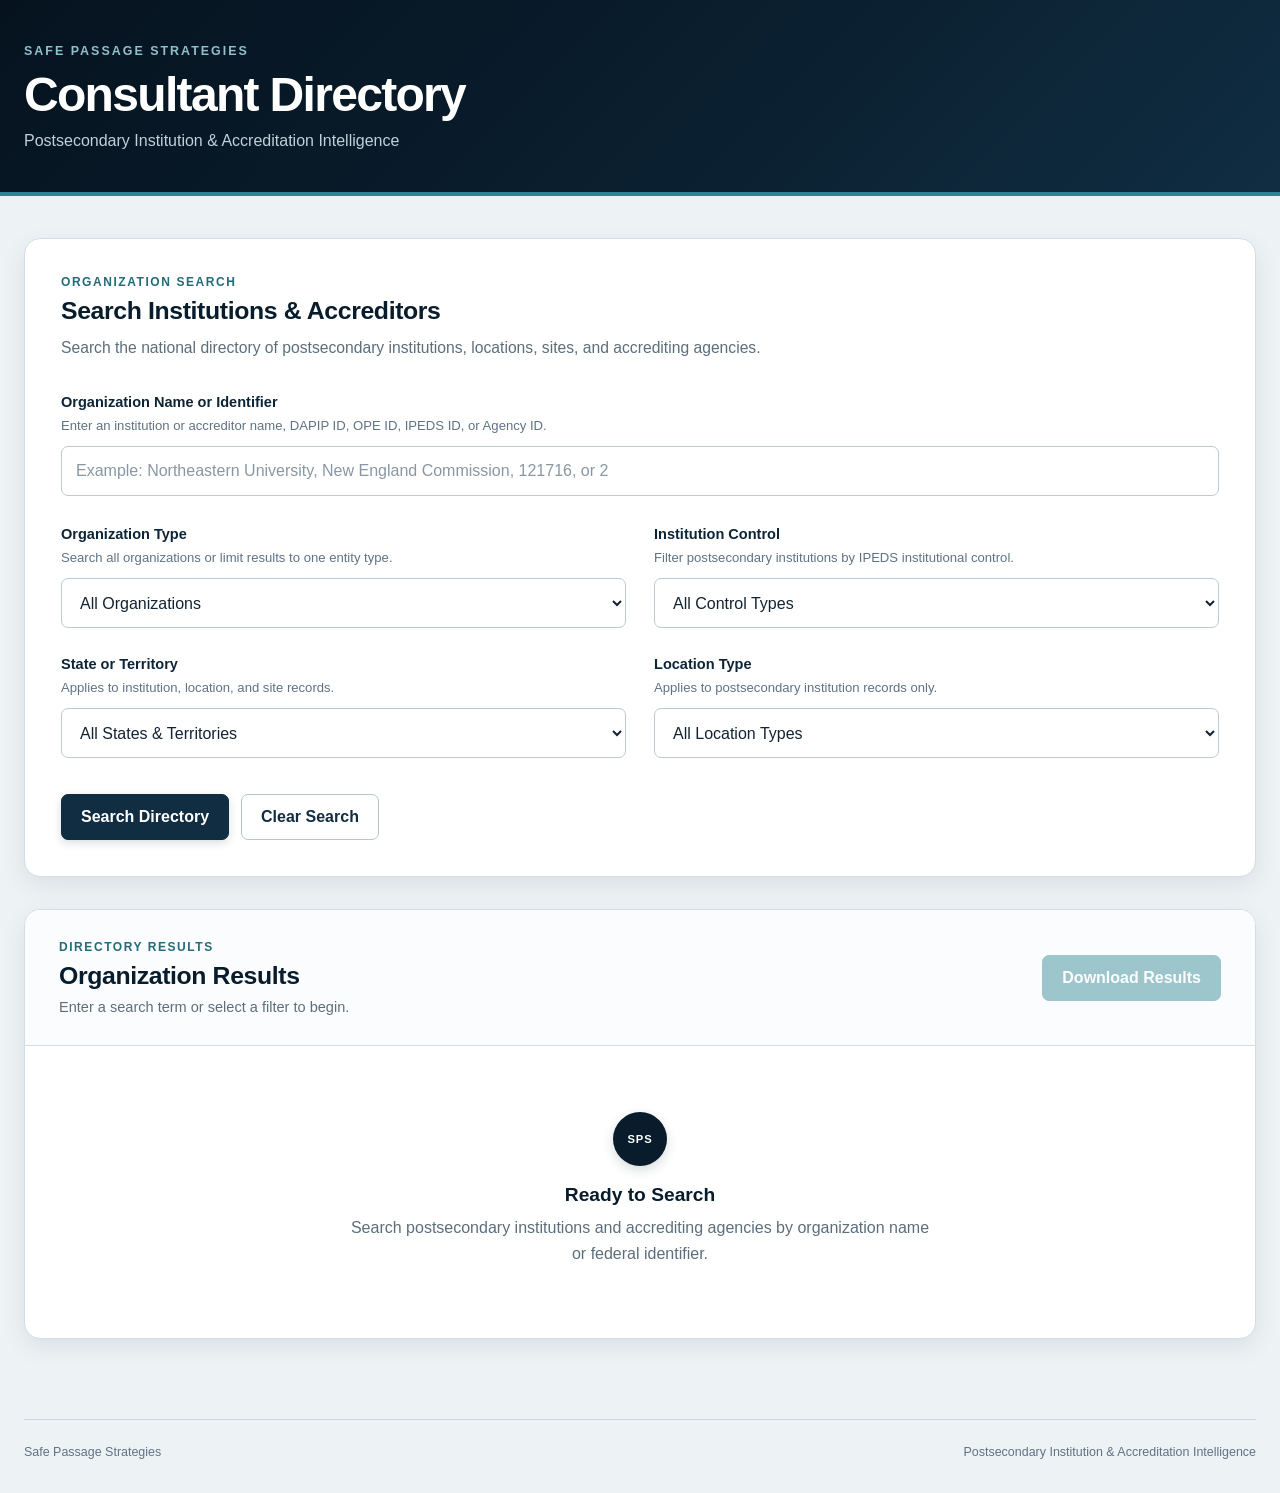
<file: index.html>
<!DOCTYPE html>
<html lang="en">
<head>
    <meta charset="UTF-8">
    <meta name="viewport" content="width=device-width, initial-scale=1.0">

    <title>Consultant Directory | Safe Passage Strategies</title>

    <link rel="stylesheet" href="css/styles.css">
</head>

<body>

    <header class="site-header">
        <div class="header-inner">

            <div class="brand">

                <div class="brand-kicker">
                    Safe Passage Strategies
                </div>

                <h1>
                    Consultant Directory
                </h1>

                <p>
                    Postsecondary Institution &amp; Accreditation Intelligence
                </p>

            </div>

        </div>
    </header>


    <main class="page-shell">

        <section
            id="searchSection"
            class="search-panel"
        >

            <div class="section-heading">

                <span class="section-eyebrow">
                    Organization Search
                </span>

                <h2>
                    Search Institutions &amp; Accreditors
                </h2>

                <p>
                    Search the national directory of postsecondary institutions,
                    locations, sites, and accrediting agencies.
                </p>

            </div>


            <div class="search-field-full">

                <label for="institutionSearch">
                    Organization Name or Identifier
                </label>

                <p class="field-help">
                    Enter an institution or accreditor name, DAPIP ID,
                    OPE ID, IPEDS ID, or Agency ID.
                </p>

                <input
                    type="text"
                    id="institutionSearch"
                    placeholder="Example: Northeastern University, New England Commission, 121716, or 2"
                    autocomplete="off"
                >

            </div>


            <div class="filter-row">

                <div class="filter-field">

                    <label for="organizationTypeFilter">
                        Organization Type
                    </label>

                    <p class="field-help">
                        Search all organizations or limit results to one entity type.
                    </p>

                    <select id="organizationTypeFilter">

                        <option
                            value="all"
                            selected
                        >
                            All Organizations
                        </option>

                        <option value="institutions">
                            Postsecondary Institutions
                        </option>

                        <option value="accreditors">
                            Accrediting Agencies
                        </option>

                    </select>

                </div>


                <div
                    id="institutionControlFilterField"
                    class="filter-field"
                >

                    <label for="institutionControlFilter">
                        Institution Control
                    </label>

                    <p class="field-help">
                        Filter postsecondary institutions by IPEDS institutional control.
                    </p>

                    <select id="institutionControlFilter">

                        <option
                            value=""
                            selected
                        >
                            All Control Types
                        </option>

                        <option value="Public">
                            Public
                        </option>

                        <option value="Private nonprofit">
                            Private nonprofit
                        </option>

                        <option value="Private for-profit">
                            Private for-profit
                        </option>

                        <option value="Unclassified">
                            Unclassified
                        </option>

                    </select>

                </div>


                <div
                    id="stateFilterField"
                    class="filter-field"
                >

                    <label for="stateFilter">
                        State or Territory
                    </label>

                    <p class="field-help">
                        Applies to institution, location, and site records.
                    </p>

                    <select id="stateFilter">

                        <option value="">
                            All States &amp; Territories
                        </option>

                    </select>

                </div>


                <div
                    id="locationTypeFilterField"
                    class="filter-field"
                >

                    <label for="locationTypeFilter">
                        Location Type
                    </label>

                    <p class="field-help">
                        Applies to postsecondary institution records only.
                    </p>

                    <select id="locationTypeFilter">

                        <option
                            value=""
                            selected
                        >
                            All Location Types
                        </option>

                        <option value="Institution">
                            Institution
                        </option>

                        <option value="Additional Location">
                            Additional Location
                        </option>

                        <option value="Site">
                            Site
                        </option>

                    </select>

                </div>

            </div>


            <div class="search-actions">

                <button
                    id="searchButton"
                    class="button button-primary"
                    type="button"
                >
                    Search Directory
                </button>

                <button
                    id="clearButton"
                    class="button button-secondary"
                    type="button"
                >
                    Clear Search
                </button>

            </div>

        </section>


        <section
            id="resultsSection"
            class="results-panel"
        >

            <div class="results-header">

                <div>

                    <span class="section-eyebrow">
                        Directory Results
                    </span>

                    <h2>
                        Organization Results
                    </h2>

                    <p id="resultCount">
                        Enter a search term or select a filter to begin.
                    </p>

                </div>


                <button
                    id="downloadButton"
                    class="button button-download"
                    type="button"
                    disabled
                >
                    Download Results
                </button>

            </div>


            <div
                id="resultsList"
                class="results-list"
            >

                <div class="results-empty">

                    <div class="empty-marker">
                        SPS
                    </div>

                    <h3>
                        Ready to Search
                    </h3>

                    <p>
                        Search postsecondary institutions and accrediting agencies
                        by organization name or federal identifier.
                    </p>

                </div>

            </div>


            <div
                id="pagination"
                class="pagination"
                hidden
            >

                <button
                    id="previousPageButton"
                    class="button button-secondary"
                    type="button"
                >
                    Previous
                </button>

                <span id="pageStatus"></span>

                <button
                    id="nextPageButton"
                    class="button button-secondary"
                    type="button"
                >
                    Next
                </button>

            </div>

        </section>

    </main>


    <footer class="site-footer">

        <div>
            Safe Passage Strategies
        </div>

        <div>
            Postsecondary Institution &amp; Accreditation Intelligence
        </div>

    </footer>


    <script src="js/config.js"></script>
    <script src="js/app.js"></script>

</body>
</html>
</file>
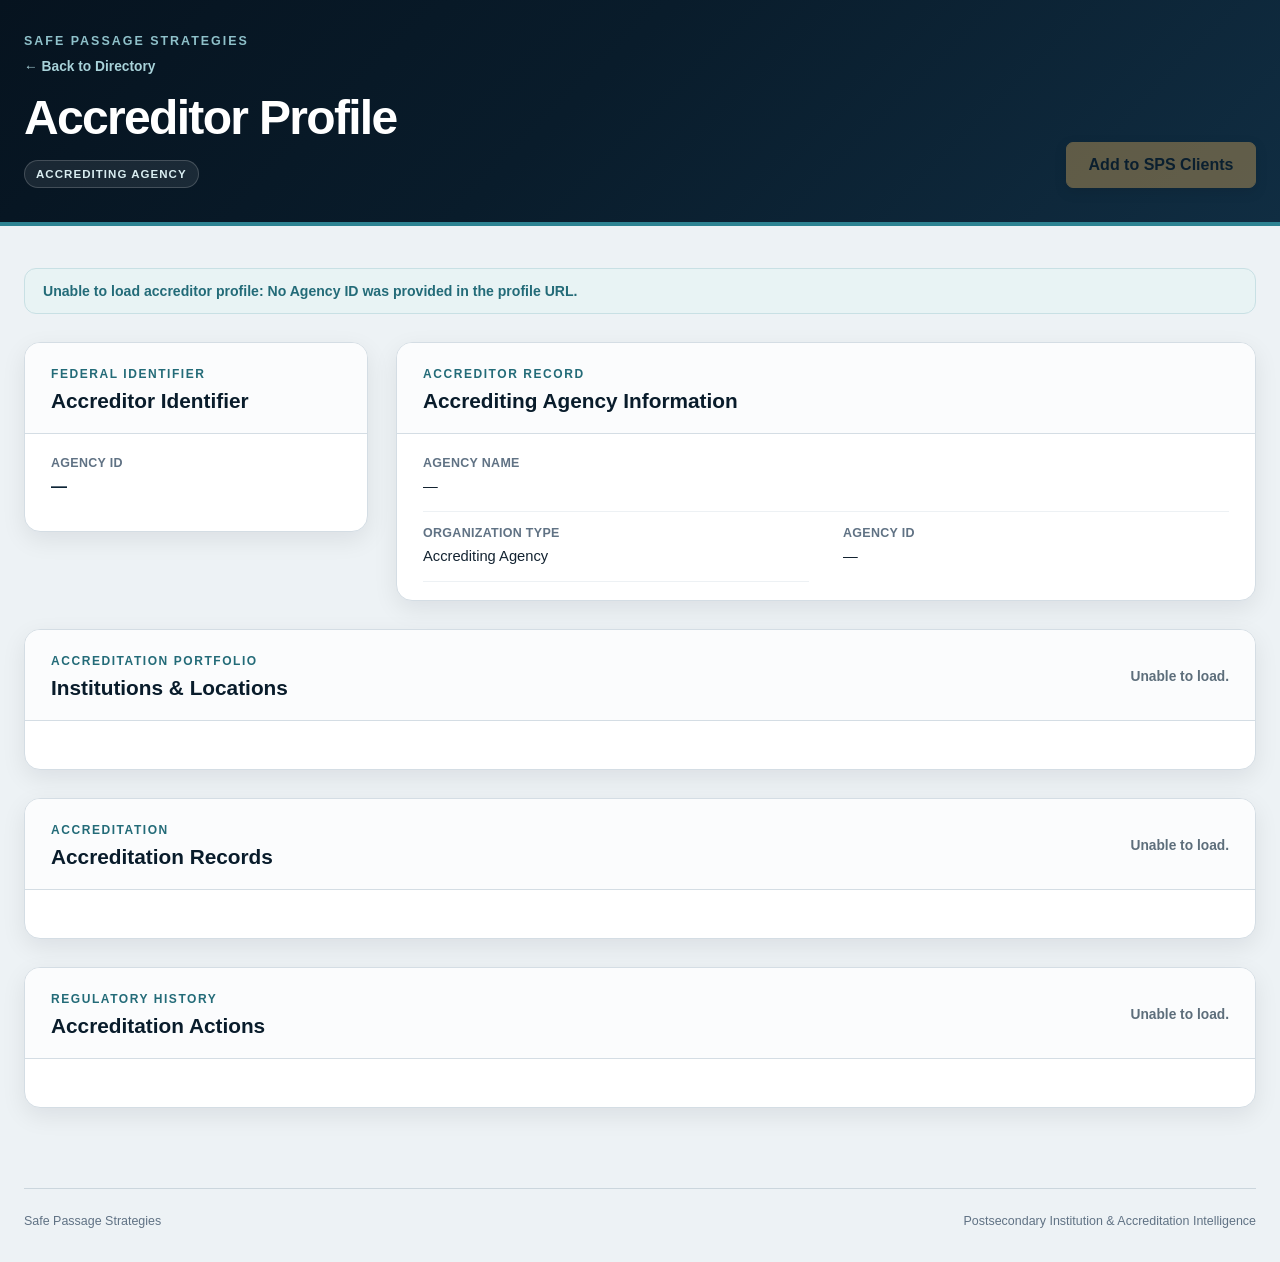
<file: accreditor-profile.html>
<!DOCTYPE html>
<html lang="en">
<head>
    <meta charset="UTF-8">

    <meta
        name="viewport"
        content="width=device-width, initial-scale=1.0"
    >

    <title>
        Accreditor Profile | Safe Passage Strategies
    </title>

    <link
        rel="stylesheet"
        href="css/styles.css"
    >
</head>


<body class="profile-page">

    <header
        class="site-header profile-site-header"
    >

        <div class="header-inner">

            <div class="brand">

                <div class="brand-kicker">
                    Safe Passage Strategies
                </div>


                <div class="profile-header-row">

                    <div class="profile-heading">

                        <a
                            href="index.html"
                            class="back-link"
                        >
                            ← Back to Directory
                        </a>


                        <h1 id="accreditorName">
                            Accreditor Profile
                        </h1>


                        <div class="profile-type-row">

                            <span
                                id="accreditorType"
                                class="profile-type-badge"
                            >
                                Accrediting Agency
                            </span>

                        </div>

                    </div>


                    <div class="profile-primary-action">

                        <button
                            id="addToSpsButton"
                            class="button sps-client-button"
                            type="button"
                        >
                            Add to SPS Clients
                        </button>

                    </div>

                </div>

            </div>

        </div>

    </header>


    <main class="page-shell profile-shell">

        <section
            id="profileStatus"
            class="profile-status"
        >

            <p>
                Loading accreditor profile...
            </p>

        </section>


        <div class="profile-top-grid">


            <section
                id="identifiersSection"
                class="profile-card identifiers-card"
            >

                <div class="profile-card-header">

                    <span class="section-eyebrow">
                        Federal Identifier
                    </span>

                    <h2>
                        Accreditor Identifier
                    </h2>

                </div>


                <dl class="detail-list compact-detail-list">

                    <div class="detail-row">

                        <dt>
                            Agency ID
                        </dt>

                        <dd id="agencyId">
                            —
                        </dd>

                    </div>

                </dl>

            </section>


            <section
                id="accreditorSection"
                class="profile-card institution-card"
            >

                <div class="profile-card-header">

                    <span class="section-eyebrow">
                        Accreditor Record
                    </span>

                    <h2>
                        Accrediting Agency Information
                    </h2>

                </div>


                <dl class="detail-list institution-detail-list">

                    <div class="detail-row detail-row-wide">

                        <dt>
                            Agency Name
                        </dt>

                        <dd id="agencyName">
                            —
                        </dd>

                    </div>


                    <div class="detail-row">

                        <dt>
                            Organization Type
                        </dt>

                        <dd>
                            Accrediting Agency
                        </dd>

                    </div>


                    <div class="detail-row">

                        <dt>
                            Agency ID
                        </dt>

                        <dd id="agencyIdDetail">
                            —
                        </dd>

                    </div>

                </dl>

            </section>

        </div>


        <section
            id="institutionsSection"
            class="profile-card profile-section-card"
        >

            <div class="profile-card-header profile-card-header-row">

                <div>

                    <span class="section-eyebrow">
                        Accreditation Portfolio
                    </span>

                    <h2>
                        Institutions &amp; Locations
                    </h2>

                </div>


                <p
                    id="institutionsCount"
                    class="record-count"
                >
                    Loading...
                </p>

            </div>


            <div
                id="accreditedInstitutions"
                class="location-card-grid"
            ></div>

        </section>


        <section
            id="accreditationSection"
            class="profile-card profile-section-card"
        >

            <div class="profile-card-header profile-card-header-row">

                <div>

                    <span class="section-eyebrow">
                        Accreditation
                    </span>

                    <h2>
                        Accreditation Records
                    </h2>

                </div>


                <p
                    id="accreditationCount"
                    class="record-count"
                >
                    Loading...
                </p>

            </div>


            <div
                id="accreditationRecords"
                class="profile-record-grid"
            ></div>

        </section>


        <section
            id="actionsSection"
            class="profile-card profile-section-card"
        >

            <div class="profile-card-header profile-card-header-row">

                <div>

                    <span class="section-eyebrow">
                        Regulatory History
                    </span>

                    <h2>
                        Accreditation Actions
                    </h2>

                </div>


                <p
                    id="actionsCount"
                    class="record-count"
                >
                    Loading...
                </p>

            </div>


            <div
                id="accreditationActions"
                class="profile-record-grid"
            ></div>

        </section>




    </main>


    <footer class="site-footer">

        <div>
            Safe Passage Strategies
        </div>

        <div>
            Postsecondary Institution &amp; Accreditation Intelligence
        </div>

    </footer>


    <script src="js/config.js"></script>
    <script src="js/accreditor-profile.js"></script>

</body>
</html>
</file>
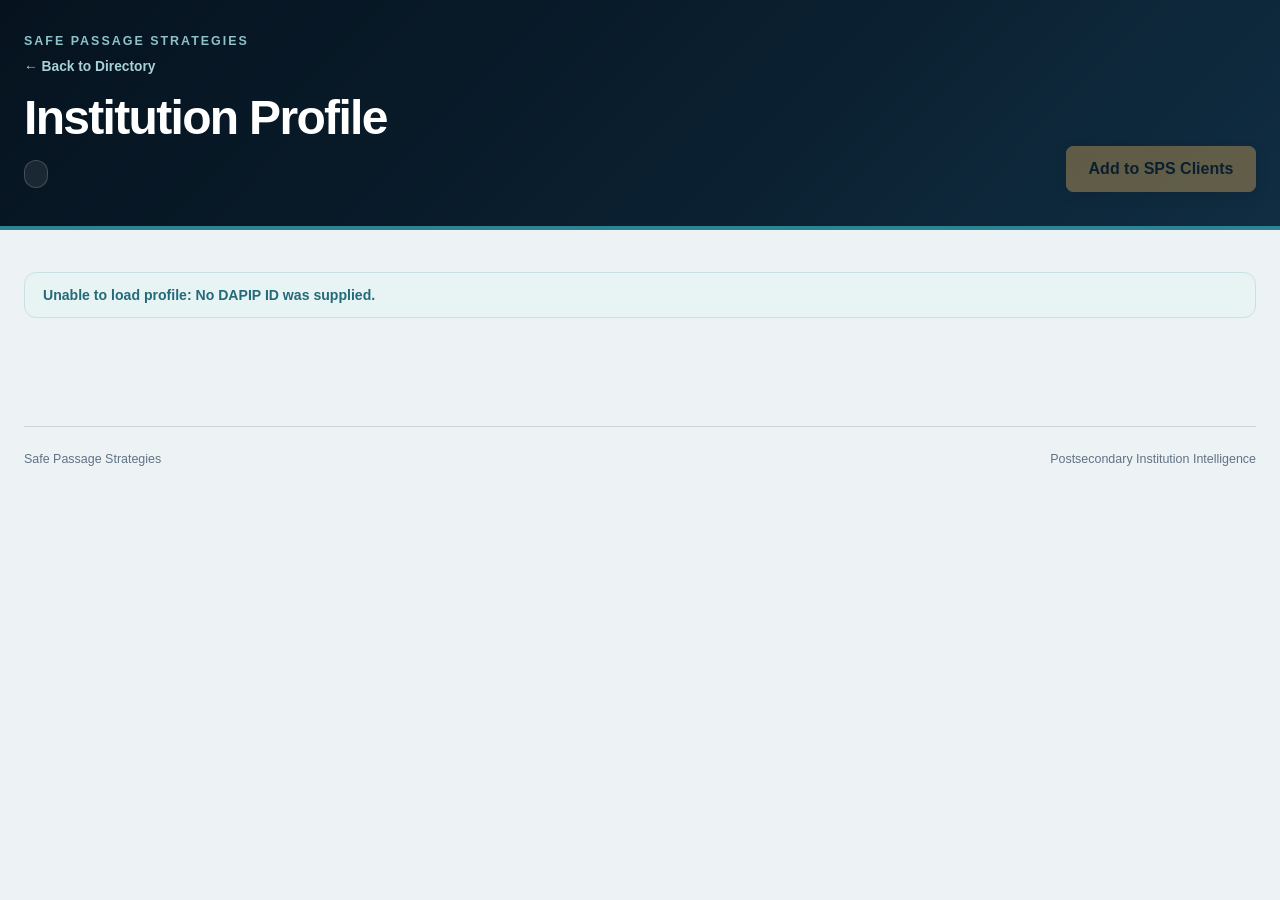
<file: profile.html>
<!DOCTYPE html>
<html lang="en">
<head>
    <meta charset="UTF-8">

    <meta
        name="viewport"
        content="width=device-width, initial-scale=1.0"
    >

    <title>
        Institution Profile | Safe Passage Strategies
    </title>

    <link
        rel="stylesheet"
        href="css/styles.css"
    >
</head>

<body class="profile-page">

    <!-- ======================================================
         HEADER
    ======================================================= -->

    <header class="site-header profile-site-header">

        <div class="header-inner">

            <div class="brand-kicker">
                Safe Passage Strategies
            </div>

            <div class="profile-header-row">

                <div class="profile-heading">

                    <a
                        class="back-link"
                        href="index.html"
                    >
                        ← Back to Directory
                    </a>

                    <h1 id="institutionName">
                        Loading institution...
                    </h1>

                    <div class="profile-type-row">

                        <span
                            id="institutionType"
                            class="profile-type-badge"
                        ></span>

                    </div>

                </div>


                <div class="profile-primary-action">

                    <button
                        id="addToSpsButton"
                        class="button sps-client-button"
                        type="button"
                        disabled
                    >
                        Add to SPS Clients
                    </button>

                </div>

            </div>

        </div>

    </header>


    <!-- ======================================================
         MAIN PAGE
    ======================================================= -->

    <main class="page-shell profile-shell">


        <!-- ==================================================
             STATUS
        =================================================== -->

        <section
            id="statusSection"
            class="profile-status"
        >
            <p id="statusMessage">
                Loading institution profile...
            </p>
        </section>


        <!-- ==================================================
             TOP INFORMATION GRID
        =================================================== -->

        <div class="profile-top-grid">


            <!-- ==============================================
                 IDENTIFIERS
            =============================================== -->

            <section
                id="identifiersSection"
                class="profile-card identifiers-card"
                hidden
            >

                <div class="profile-card-header">

                    <span class="section-eyebrow">
                        Federal Identifiers
                    </span>

                    <h2>
                        Identifiers
                    </h2>

                </div>


                <dl class="detail-list compact-detail-list">

                    <div class="detail-row">
                        <dt>DAPIP ID</dt>
                        <dd id="dapipId"></dd>
                    </div>

                    <div class="detail-row">
                        <dt>Parent DAPIP ID</dt>
                        <dd id="parentDapipId"></dd>
                    </div>

                    <div class="detail-row">
                        <dt>OPE ID</dt>
                        <dd id="opeId"></dd>
                    </div>

                    <div class="detail-row">
                        <dt>IPEDS ID</dt>
                        <dd id="ipedsId"></dd>
                    </div>

                </dl>

            </section>


            <!-- ==============================================
                 INSTITUTION INFORMATION
            =============================================== -->

            <section
                id="institutionSection"
                class="profile-card institution-card"
                hidden
            >

                <div class="profile-card-header">

                    <span class="section-eyebrow">
                        Directory Record
                    </span>

                    <h2>
                        Institution Information
                    </h2>

                </div>


                <dl class="detail-list institution-detail-list">

                    <div class="detail-row">
                        <dt>Location Name</dt>
                        <dd id="locationName"></dd>
                    </div>

                    <div class="detail-row">
                        <dt>Parent Institution</dt>
                        <dd id="parentName"></dd>
                    </div>

                    <div class="detail-row">
                        <dt>Location Type</dt>
                        <dd id="locationType"></dd>
                    </div>

                    <div class="detail-row detail-row-wide">
                        <dt>Address</dt>
                        <dd id="address"></dd>
                    </div>

                    <div class="detail-row detail-row-wide">
                        <dt>Street Address</dt>
                        <dd id="streetAddress"></dd>
                    </div>

                    <div class="detail-row">
                        <dt>City</dt>
                        <dd id="city"></dd>
                    </div>

                    <div class="detail-row">
                        <dt>State</dt>
                        <dd id="state"></dd>
                    </div>

                    <div class="detail-row">
                        <dt>ZIP Code</dt>
                        <dd id="zipCode"></dd>
                    </div>

                    <div class="detail-row">
                        <dt>ZIP + 4</dt>
                        <dd id="zipPlus4"></dd>
                    </div>

                    <div class="detail-row">
                        <dt>Address Parse Status</dt>
                        <dd id="addressParseStatus"></dd>
                    </div>

                    <div class="detail-row">
                        <dt>General Phone</dt>
                        <dd id="generalPhone"></dd>
                    </div>

                    <div class="detail-row">
                        <dt>Administrator</dt>
                        <dd id="adminName"></dd>
                    </div>

                    <div class="detail-row">
                        <dt>Administrator Phone</dt>
                        <dd id="adminPhone"></dd>
                    </div>

                    <div class="detail-row detail-row-wide">
                        <dt>Administrator Email</dt>
                        <dd id="adminEmail"></dd>
                    </div>

                    <div class="detail-row">
                        <dt>Fax</dt>
                        <dd id="fax"></dd>
                    </div>

                    <div class="detail-row">
                        <dt>Source Update Date</dt>
                        <dd id="updateDate"></dd>
                    </div>

                </dl>

            </section>

        </div>


        <!-- ==================================================
             ACCREDITATION RECORDS
        =================================================== -->

        <section
            id="accreditationSection"
            class="profile-card profile-section-card"
            hidden
        >

            <div class="profile-card-header profile-card-header-row">

                <div>
                    <span class="section-eyebrow">
                        Accreditation
                    </span>

                    <h2>
                        Accreditation Records
                    </h2>
                </div>

                <p
                    id="accreditationCount"
                    class="record-count"
                ></p>

            </div>


            <div
                id="accreditationRecords"
                class="profile-record-grid"
            >
            </div>

        </section>


        <!-- ==================================================
             ACCREDITATION ACTIONS
        =================================================== -->

        <section
            id="actionsSection"
            class="profile-card profile-section-card"
            hidden
        >

            <div class="profile-card-header profile-card-header-row">

                <div>
                    <span class="section-eyebrow">
                        Regulatory History
                    </span>

                    <h2>
                        Accreditation Actions
                    </h2>
                </div>

                <p
                    id="actionsCount"
                    class="record-count"
                ></p>

            </div>


            <div
                id="accreditationActions"
                class="profile-record-grid"
            >
            </div>

        </section>


        <!-- ==================================================
             ASSOCIATED LOCATIONS
        =================================================== -->

        <section
            id="locationsSection"
            class="profile-card profile-section-card"
            hidden
        >

            <div class="profile-card-header profile-card-header-row">

                <div>
                    <span class="section-eyebrow">
                        Institutional Network
                    </span>

                    <h2>
                        Associated Locations &amp; Sites
                    </h2>
                </div>

                <p
                    id="locationsCount"
                    class="record-count"
                ></p>

            </div>


            <div
                id="associatedLocations"
                class="location-card-grid"
            >
            </div>

        </section>


        <!-- ==================================================
             SPS BUSINESS WORKSPACE
        =================================================== -->




    </main>


    <!-- ======================================================
         FOOTER
    ======================================================= -->

    <footer class="site-footer">

        <div>
            Safe Passage Strategies
        </div>

        <div>
            Postsecondary Institution Intelligence
        </div>

    </footer>


    <!-- Supabase configuration -->
    <script src="js/config.js"></script>

    <!-- Institution profile application -->
    <script src="js/profile.js"></script>

</body>
</html>
</file>
<file: css/styles.css>
/* ============================================================
   SAFE PASSAGE STRATEGIES
   CONSULTANT DIRECTORY
   Nautical Dark Interface
   ============================================================ */


/* ============================================================
   DESIGN TOKENS
   ============================================================ */

:root {
    --navy-950: #06131f;
    --navy-900: #091c2b;
    --navy-850: #0d2436;
    --navy-800: #102d42;
    --navy-700: #173d56;

    --slate-700: #425466;
    --slate-600: #607284;
    --slate-500: #788898;
    --slate-300: #c9d2da;
    --slate-200: #dde4ea;
    --slate-100: #edf2f5;

    --paper: #ffffff;
    --page: #edf2f5;

    --teal: #2d8392;
    --teal-dark: #236b78;
    --teal-soft: #e8f3f4;

    --gold: #c49b57;
    --gold-soft: #f4eddf;

    --green-soft: #e9f4ed;
    --green-text: #356348;

    --purple-soft: #f0ebf5;
    --purple-text: #664f78;

    --text-primary: #132331;
    --text-secondary: #5d6e7b;

    --border: #d4dde4;

    --shadow:
        0 8px 24px rgba(6, 19, 31, 0.08);

    --shadow-soft:
        0 2px 8px rgba(6, 19, 31, 0.05);

    --radius-small: 7px;
    --radius: 12px;
    --radius-large: 16px;
}


/* ============================================================
   RESET / BASE
   ============================================================ */

* {
    box-sizing: border-box;
}

html {
    font-family:
        "Segoe UI",
        Inter,
        Roboto,
        Helvetica,
        Arial,
        sans-serif;

    background: var(--page);
    color: var(--text-primary);
}

body {
    margin: 0;
    min-height: 100vh;
    background: var(--page);
    color: var(--text-primary);
}

button,
input,
select {
    font: inherit;
}

a {
    color: var(--teal-dark);
}


/* ============================================================
   HEADER
   ============================================================ */

.site-header {
    background:
        linear-gradient(
            135deg,
            var(--navy-950) 0%,
            var(--navy-900) 45%,
            var(--navy-800) 100%
        );

    color: white;

    border-bottom: 4px solid var(--teal);
}

.header-inner {
    width: min(1240px, calc(100% - 48px));
    margin: 0 auto;

    padding: 44px 0 42px;
}

.brand-kicker {
    margin-bottom: 9px;

    color: #8fc1ca;

    font-size: 0.78rem;
    font-weight: 700;

    letter-spacing: 0.16em;
    text-transform: uppercase;
}

.site-header h1 {
    margin: 0;

    font-size: clamp(2rem, 4vw, 3rem);
    font-weight: 650;

    letter-spacing: -0.035em;
}

.site-header p {
    margin: 10px 0 0;

    color: #c1d0da;

    font-size: 1rem;
}


/* ============================================================
   PAGE SHELL
   ============================================================ */

.page-shell {
    width: min(1240px, calc(100% - 48px));

    margin: 42px auto 80px;
}


/* ============================================================
   COMMON SECTION STYLES
   ============================================================ */

.search-panel,
.results-panel {
    background: var(--paper);

    border: 1px solid var(--border);
    border-radius: var(--radius-large);

    box-shadow: var(--shadow);
}

.section-heading {
    margin-bottom: 34px;
}

.section-eyebrow {
    display: block;

    margin-bottom: 8px;

    color: var(--teal-dark);

    font-size: 0.75rem;
    font-weight: 750;

    letter-spacing: 0.13em;
    text-transform: uppercase;
}

.section-heading h2,
.results-header h2 {
    margin: 0;

    color: var(--navy-900);

    font-size: 1.55rem;
    font-weight: 650;

    letter-spacing: -0.015em;
}

.section-heading > p {
    max-width: 760px;

    margin: 10px 0 0;

    color: var(--text-secondary);

    font-size: 0.98rem;
    line-height: 1.6;
}


/* ============================================================
   SEARCH PANEL
   ============================================================ */

.search-panel {
    padding: 36px;

    margin-bottom: 32px;
}

.search-field-full {
    margin-bottom: 30px;
}

.filter-row {
    display: grid;

    grid-template-columns:
        repeat(2, minmax(0, 1fr));

    gap: 28px;

    margin-bottom: 32px;
}

.filter-field {
    min-width: 0;
}


/* ============================================================
   FORM LABELS / HELP TEXT
   ============================================================ */

label {
    display: block;

    margin-bottom: 6px;

    color: var(--navy-850);

    font-size: 0.91rem;
    font-weight: 700;
}

.field-help {
    margin: 0 0 11px;

    color: var(--slate-600);

    font-size: 0.82rem;
    line-height: 1.45;
}


/* ============================================================
   INPUTS
   ============================================================ */

input,
select {
    width: 100%;

    min-height: 50px;

    padding: 12px 14px;

    border: 1px solid #bdc9d2;
    border-radius: var(--radius-small);

    background: #ffffff;
    color: var(--text-primary);

    outline: none;

    transition:
        border-color 140ms ease,
        box-shadow 140ms ease,
        background 140ms ease;
}

input {
    font-size: 1rem;
}

input::placeholder {
    color: #8997a3;
}

input:hover,
select:hover {
    border-color: #91a3b1;
}

input:focus,
select:focus {
    border-color: var(--teal);

    box-shadow:
        0 0 0 4px rgba(45, 131, 146, 0.12);
}


/* ============================================================
   SEARCH ACTIONS
   ============================================================ */

.search-actions {
    display: flex;

    gap: 12px;

    padding-top: 4px;
}


/* ============================================================
   BUTTONS
   ============================================================ */

.button,
button {
    min-height: 46px;

    padding: 11px 19px;

    border: 1px solid transparent;
    border-radius: var(--radius-small);

    cursor: pointer;

    font-weight: 650;

    transition:
        background 140ms ease,
        border-color 140ms ease,
        color 140ms ease,
        transform 80ms ease,
        box-shadow 140ms ease;
}

button:active:not(:disabled) {
    transform: translateY(1px);
}

button:disabled {
    opacity: 0.45;
    cursor: not-allowed;
}

.button-primary,
#searchButton {
    min-width: 165px;

    background: var(--navy-800);
    color: white;

    border-color: var(--navy-800);

    box-shadow:
        0 3px 8px rgba(9, 28, 43, 0.15);
}

.button-primary:hover,
#searchButton:hover:not(:disabled) {
    background: var(--navy-700);
    border-color: var(--navy-700);
}

.button-secondary,
#clearButton {
    background: white;
    color: var(--navy-800);

    border-color: #b7c4cd;
}

.button-secondary:hover:not(:disabled),
#clearButton:hover:not(:disabled) {
    background: var(--slate-100);
    border-color: #9babb7;
}

.button-download,
#downloadButton {
    background: var(--teal);
    color: white;

    border-color: var(--teal);
}

.button-download:hover:not(:disabled),
#downloadButton:hover:not(:disabled) {
    background: var(--teal-dark);
    border-color: var(--teal-dark);
}


/* ============================================================
   RESULTS PANEL
   ============================================================ */

.results-panel {
    overflow: hidden;
}

.results-header {
    display: flex;

    justify-content: space-between;
    align-items: center;

    gap: 28px;

    padding: 30px 34px;

    background: #fbfcfd;

    border-bottom: 1px solid var(--border);
}

.results-header > div {
    min-width: 0;
}

#resultCount {
    margin: 9px 0 0;

    color: var(--text-secondary);

    font-size: 0.91rem;
}


/* ============================================================
   EMPTY STATE
   ============================================================ */

.results-empty {
    padding: 66px 32px 72px;

    text-align: center;
}

.empty-marker {
    display: flex;

    width: 54px;
    height: 54px;

    margin: 0 auto 18px;

    align-items: center;
    justify-content: center;

    border-radius: 50%;

    background: var(--navy-900);
    color: white;

    font-size: 0.7rem;
    font-weight: 750;

    letter-spacing: 0.08em;

    box-shadow:
        0 4px 12px rgba(9, 28, 43, 0.16);
}

.results-empty h3 {
    margin: 0 0 9px;

    color: var(--navy-900);

    font-size: 1.2rem;
}

.results-empty p {
    max-width: 580px;

    margin: 0 auto;

    color: var(--text-secondary);

    line-height: 1.6;
}


/* ============================================================
   RESULTS
   app.js dynamically creates <article> elements
   ============================================================ */

.results-list > article {
    position: relative;

    padding: 28px 34px;

    background: white;

    border-bottom: 1px solid var(--border);

    transition:
        background 120ms ease;
}

.results-list > article:last-child {
    border-bottom: none;
}

.results-list > article:hover {
    background: #f9fbfc;
}

.results-list article h3 {
    margin: 12px 0 12px;

    color: var(--navy-900);

    font-size: 1.3rem;
    font-weight: 650;

    letter-spacing: -0.01em;
}

.results-list article p {
    margin: 6px 0;

    color: var(--text-secondary);

    font-size: 0.92rem;
    line-height: 1.5;
}


/* ============================================================
   LOCATION TYPE BADGE
   ============================================================ */

.results-list article > strong:first-child {
    display: inline-flex;

    align-items: center;

    min-height: 25px;

    padding: 4px 10px;

    border-radius: 999px;

    background: var(--teal-soft);
    color: var(--teal-dark);

    font-size: 0.69rem;
    font-weight: 750;

    letter-spacing: 0.08em;
    text-transform: uppercase;
}


/* ============================================================
   RESULT PROFILE LINK
   ============================================================ */

.results-list article > a:last-child {
    display: inline-flex;

    align-items: center;

    margin-top: 15px;

    color: var(--teal-dark);

    font-size: 0.91rem;
    font-weight: 700;

    text-decoration: none;
}

.results-list article > a:last-child::after {
    content: "→";

    margin-left: 7px;

    transition:
        transform 120ms ease;
}

.results-list article > a:last-child:hover {
    color: var(--navy-800);
}

.results-list article > a:last-child:hover::after {
    transform: translateX(3px);
}


/* ============================================================
   PAGINATION
   ============================================================ */

.pagination {
    display: flex;

    justify-content: center;
    align-items: center;

    gap: 20px;

    padding: 24px 32px;

    background: #fbfcfd;

    border-top: 1px solid var(--border);
}

.pagination[hidden] {
    display: none;
}

#pageStatus {
    min-width: 140px;

    text-align: center;

    color: var(--text-secondary);

    font-size: 0.88rem;
    font-weight: 600;
}


/* ============================================================
   FOOTER
   ============================================================ */

.site-footer {
    display: flex;

    justify-content: space-between;

    width: min(1240px, calc(100% - 48px));

    margin: 0 auto;

    padding: 25px 0 34px;

    border-top: 1px solid #cbd6dd;

    color: var(--slate-600);

    font-size: 0.78rem;
}


/* ============================================================
   RESPONSIVE
   ============================================================ */

@media (max-width: 800px) {

    .header-inner,
    .page-shell,
    .site-footer {
        width: min(100% - 28px, 1240px);
    }

    .header-inner {
        padding:
            34px
            0;
    }

    .page-shell {
        margin-top: 24px;
    }

    .search-panel {
        padding: 26px 22px;
    }

    .filter-row {
        grid-template-columns: 1fr;
        gap: 24px;
    }

    .results-header {
        align-items: flex-start;
        flex-direction: column;

        padding: 25px 22px;
    }

    #downloadButton {
        width: 100%;
    }

    .results-list > article {
        padding: 25px 22px;
    }

    .site-footer {
        flex-direction: column;

        gap: 8px;
    }

}


@media (max-width: 520px) {

    .site-header h1 {
        font-size: 1.85rem;
    }

    .search-actions {
        flex-direction: column;
    }

    .search-actions button {
        width: 100%;
    }

    .pagination {
        gap: 8px;

        padding:
            20px
            12px;
    }

}

/* ============================================================
   PROFILE PAGE
   ============================================================ */

.profile-page {
    background: var(--page);
}


/* ---------- Profile Header ---------- */

.profile-site-header .header-inner {
    padding-top: 34px;
    padding-bottom: 34px;
}

.profile-header-row {
    display: flex;
    align-items: flex-end;
    justify-content: space-between;
    gap: 32px;
}

.profile-heading {
    min-width: 0;
}

.back-link {
    display: inline-block;

    margin-bottom: 18px;

    color: #a8d2d9;

    font-size: 0.86rem;
    font-weight: 650;

    text-decoration: none;
}

.back-link:hover {
    color: white;
    text-decoration: underline;
}

.profile-site-header h1 {
    margin: 0;

    max-width: 900px;

    font-size: clamp(2rem, 4vw, 3rem);
    line-height: 1.08;
}

.profile-type-row {
    margin-top: 16px;
}

.profile-type-badge {
    display: inline-flex;

    align-items: center;

    min-height: 28px;

    padding: 5px 11px;

    border: 1px solid rgba(255, 255, 255, 0.18);
    border-radius: 999px;

    background: rgba(255, 255, 255, 0.08);
    color: #d9edf1;

    font-size: 0.72rem;
    font-weight: 750;

    letter-spacing: 0.09em;
    text-transform: uppercase;
}

.profile-primary-action {
    flex: 0 0 auto;
}


/* ---------- SPS Button ---------- */

.sps-client-button {
    min-width: 190px;

    background: var(--gold);
    color: var(--navy-950);

    border-color: var(--gold);

    font-weight: 750;

    box-shadow:
        0 4px 12px rgba(0, 0, 0, 0.18);
}

.sps-client-button:hover:not(:disabled) {
    background: #d1aa66;
    border-color: #d1aa66;
}


/* ---------- Profile Shell ---------- */

.profile-shell {
    display: flex;
    flex-direction: column;

    gap: 28px;
}


/* ---------- Status ---------- */

.profile-status {
    padding: 14px 18px;

    background: var(--teal-soft);

    border: 1px solid #c8e0e4;
    border-radius: var(--radius);

    box-shadow: none;
}

.profile-status p {
    margin: 0;

    color: var(--teal-dark);

    font-size: 0.88rem;
    font-weight: 600;
}


/* ---------- Top Grid ---------- */

.profile-top-grid {
    display: grid;

    grid-template-columns:
        minmax(260px, 0.72fr)
        minmax(0, 1.8fr);

    gap: 28px;
    align-items: start;
}


/* ---------- Generic Profile Card ---------- */

.profile-card {
    background: var(--paper);

    border: 1px solid var(--border);
    border-radius: var(--radius-large);

    box-shadow: var(--shadow);

    overflow: hidden;
}

.profile-card-header {
    padding: 24px 26px 20px;

    border-bottom: 1px solid var(--border);

    background: #fbfcfd;
}

.profile-card-header h2 {
    margin: 0;

    color: var(--navy-900);

    font-size: 1.3rem;
    font-weight: 650;
}

.profile-card-header-row {
    display: flex;

    align-items: center;
    justify-content: space-between;

    gap: 24px;
}

.record-count {
    margin: 0;

    color: var(--text-secondary);

    font-size: 0.86rem;
    font-weight: 600;

    white-space: nowrap;
}


/* ---------- Detail Lists ---------- */

.detail-list {
    margin: 0;

    padding: 8px 26px 18px;
}

.detail-row {
    display: grid;

    grid-template-columns:
        minmax(125px, 0.8fr)
        minmax(0, 1.4fr);

    gap: 18px;

    padding: 14px 0;

    border-bottom: 1px solid #edf1f4;
}

.detail-row:last-child {
    border-bottom: none;
}

.detail-row dt {
    color: var(--slate-600);

    font-size: 0.78rem;
    font-weight: 700;

    letter-spacing: 0.025em;
    text-transform: uppercase;
}

.detail-row dd {
    margin: 0;

    min-width: 0;

    color: var(--text-primary);

    font-size: 0.92rem;
    line-height: 1.5;

    overflow-wrap: anywhere;
}

.compact-detail-list .detail-row {
    grid-template-columns: 1fr;

    gap: 5px;
}

.compact-detail-list .detail-row dd {
    font-size: 1rem;
    font-weight: 650;

    color: var(--navy-850);
}

.institution-detail-list {
    display: grid;

    grid-template-columns:
        repeat(2, minmax(0, 1fr));

    column-gap: 34px;
}

.institution-detail-list .detail-row {
    grid-template-columns: 1fr;
    gap: 5px;
}

.institution-detail-list .detail-row-wide {
    grid-column: 1 / -1;
}


/* ---------- Large Sections ---------- */

.profile-section-card {
    width: 100%;
}


/* ---------- Accreditation Records / Actions ---------- */

.profile-record-grid {
    display: grid;

    grid-template-columns:
        repeat(2, minmax(0, 1fr));

    gap: 18px;

    padding: 24px;
}

.profile-record-grid article {
    padding: 20px;

    border: 1px solid var(--border);
    border-radius: var(--radius);

    background: #ffffff;

    box-shadow: var(--shadow-soft);
}

.profile-record-grid article h3 {
    margin: 0 0 16px;

    color: var(--navy-850);

    font-size: 1rem;
    line-height: 1.4;
}

.profile-record-grid article p {
    margin: 7px 0;

    color: var(--text-secondary);

    font-size: 0.84rem;
    line-height: 1.5;
}

.profile-record-grid article p strong {
    color: var(--text-primary);
}


/* ---------- Associated Locations ---------- */

.location-card-grid {
    display: grid;

    grid-template-columns:
        repeat(3, minmax(0, 1fr));

    gap: 18px;

    padding: 24px;
}

.location-card-grid article {
    padding: 20px;

    border: 1px solid var(--border);
    border-radius: var(--radius);

    background: #ffffff;

    box-shadow: var(--shadow-soft);
}

.location-card-grid article > strong:first-child {
    display: inline-flex;

    padding: 4px 9px;

    border-radius: 999px;

    background: var(--teal-soft);
    color: var(--teal-dark);

    font-size: 0.68rem;
    font-weight: 750;

    letter-spacing: 0.07em;
    text-transform: uppercase;
}

.location-card-grid article h3 {
    margin: 12px 0;

    color: var(--navy-850);

    font-size: 1rem;
    line-height: 1.4;
}

.location-card-grid article p {
    margin: 7px 0;

    color: var(--text-secondary);

    font-size: 0.84rem;
    line-height: 1.5;
}

.location-card-grid article a {
    display: inline-block;

    margin-top: 12px;

    color: var(--teal-dark);

    font-size: 0.86rem;
    font-weight: 700;

    text-decoration: none;
}

.location-card-grid article a:hover {
    text-decoration: underline;
}


/* ---------- SPS Workspace ---------- */

.sps-workspace-card {
    border-color: #d9c6a3;
}

.sps-workspace-content {
    display: grid;

    grid-template-columns:
        minmax(0, 1.4fr)
        minmax(300px, 1fr);

    gap: 30px;

    align-items: center;

    padding: 30px;
}

.sps-workspace-content h2 {
    margin: 0 0 12px;

    color: var(--navy-900);
}

.sps-workspace-content p {
    margin: 7px 0;

    color: var(--text-secondary);

    line-height: 1.6;
}

.sps-workspace-description {
    max-width: 700px;
}

.sps-workspace-diagram {
    display: flex;

    align-items: center;
    justify-content: center;

    gap: 10px;

    padding: 22px;

    border-radius: var(--radius);

    background: var(--gold-soft);
}

.workspace-step {
    padding: 10px 13px;

    border: 1px solid #d7bf94;
    border-radius: 7px;

    background: white;

    color: var(--navy-850);

    font-size: 0.8rem;
    font-weight: 700;

    text-align: center;
}

.sps-workspace-diagram > span {
    color: #9e814f;
    font-weight: 700;
}


/* ============================================================
   PROFILE RESPONSIVE
   ============================================================ */

@media (max-width: 1000px) {

    .profile-top-grid {
        grid-template-columns: 1fr;
    }

    .profile-record-grid {
        grid-template-columns: 1fr;
    }

    .location-card-grid {
        grid-template-columns:
            repeat(2, minmax(0, 1fr));
    }

    .sps-workspace-content {
        grid-template-columns: 1fr;
    }

}


@media (max-width: 700px) {

    .profile-header-row {
        align-items: flex-start;
        flex-direction: column;
    }

    .profile-primary-action {
        width: 100%;
    }

    .sps-client-button {
        width: 100%;
    }

    .profile-card-header-row {
        align-items: flex-start;
        flex-direction: column;

        gap: 9px;
    }

    .institution-detail-list {
        grid-template-columns: 1fr;
    }

    .institution-detail-list .detail-row-wide {
        grid-column: auto;
    }

    .location-card-grid {
        grid-template-columns: 1fr;
    }

    .detail-row {
        grid-template-columns: 1fr;

        gap: 5px;
    }

    .sps-workspace-diagram {
        flex-direction: column;
    }

    .sps-workspace-diagram > span {
        transform: rotate(90deg);
    }

}
</file>
